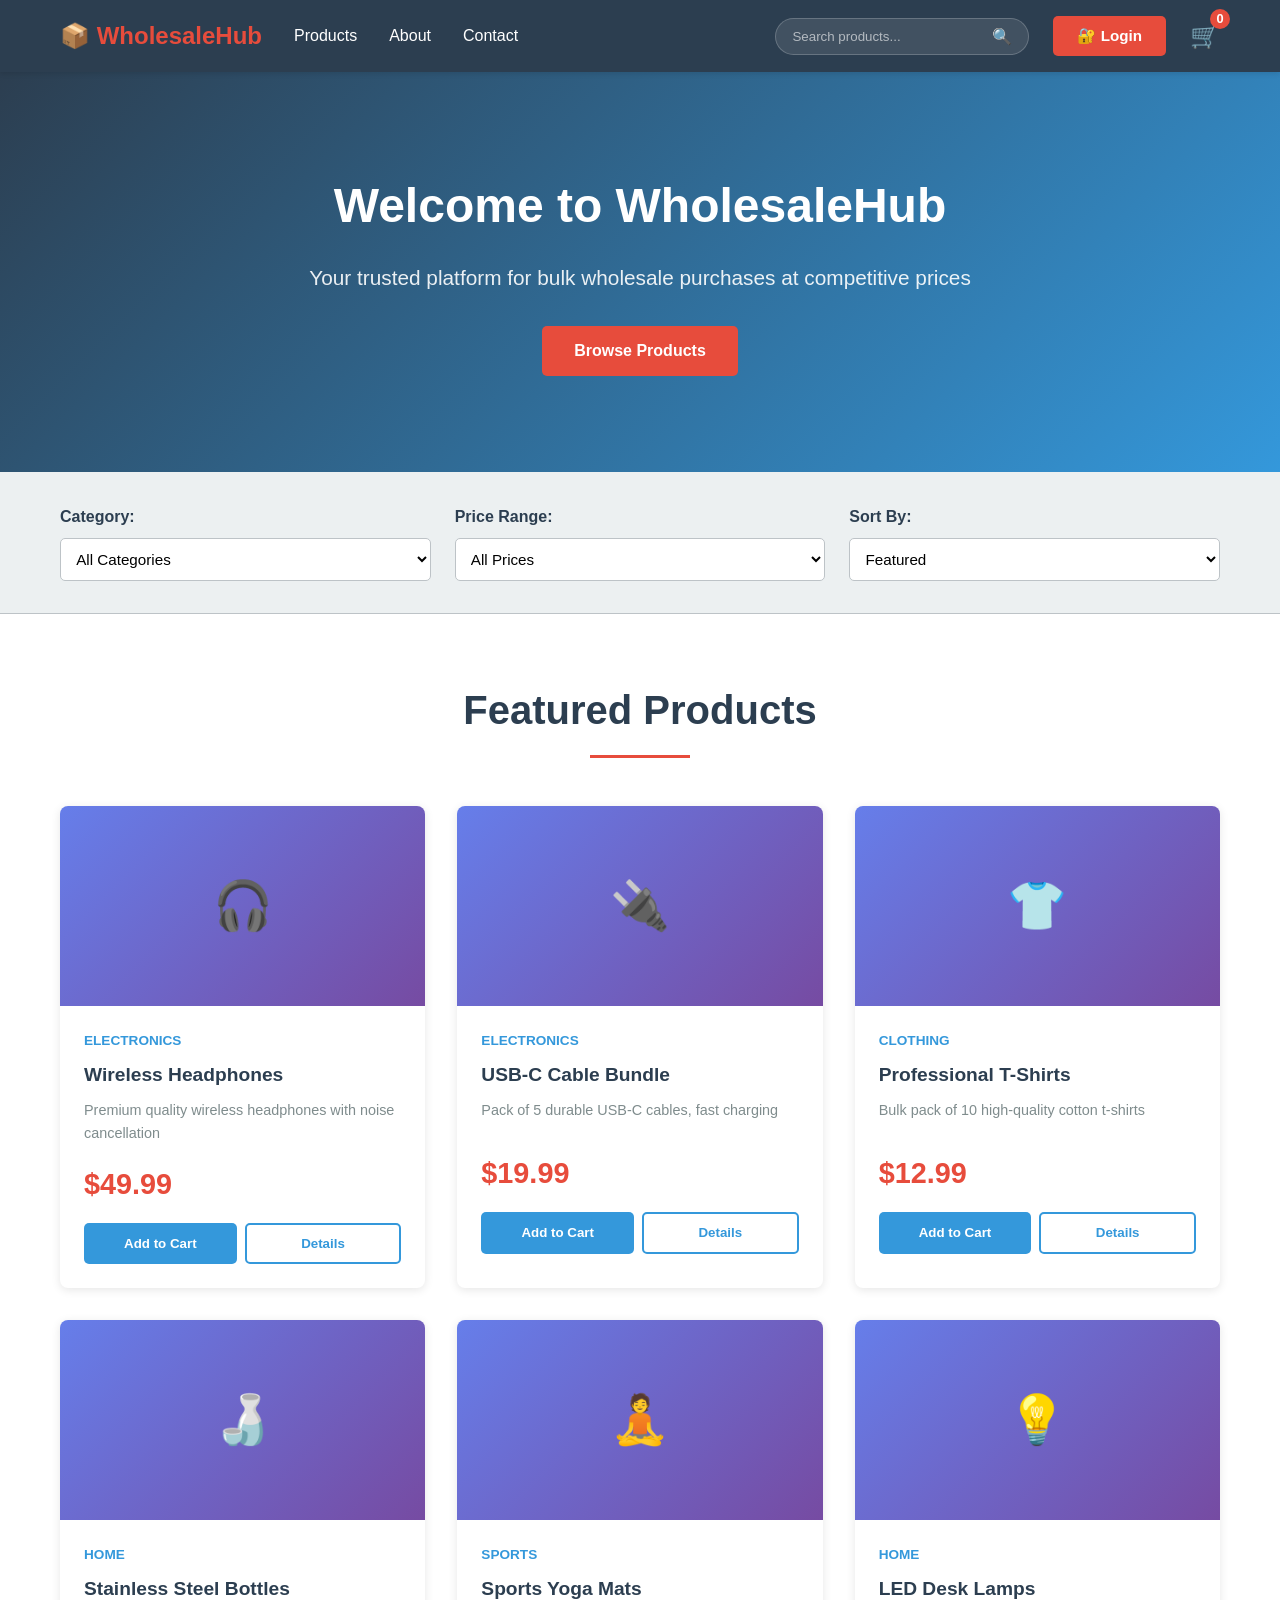
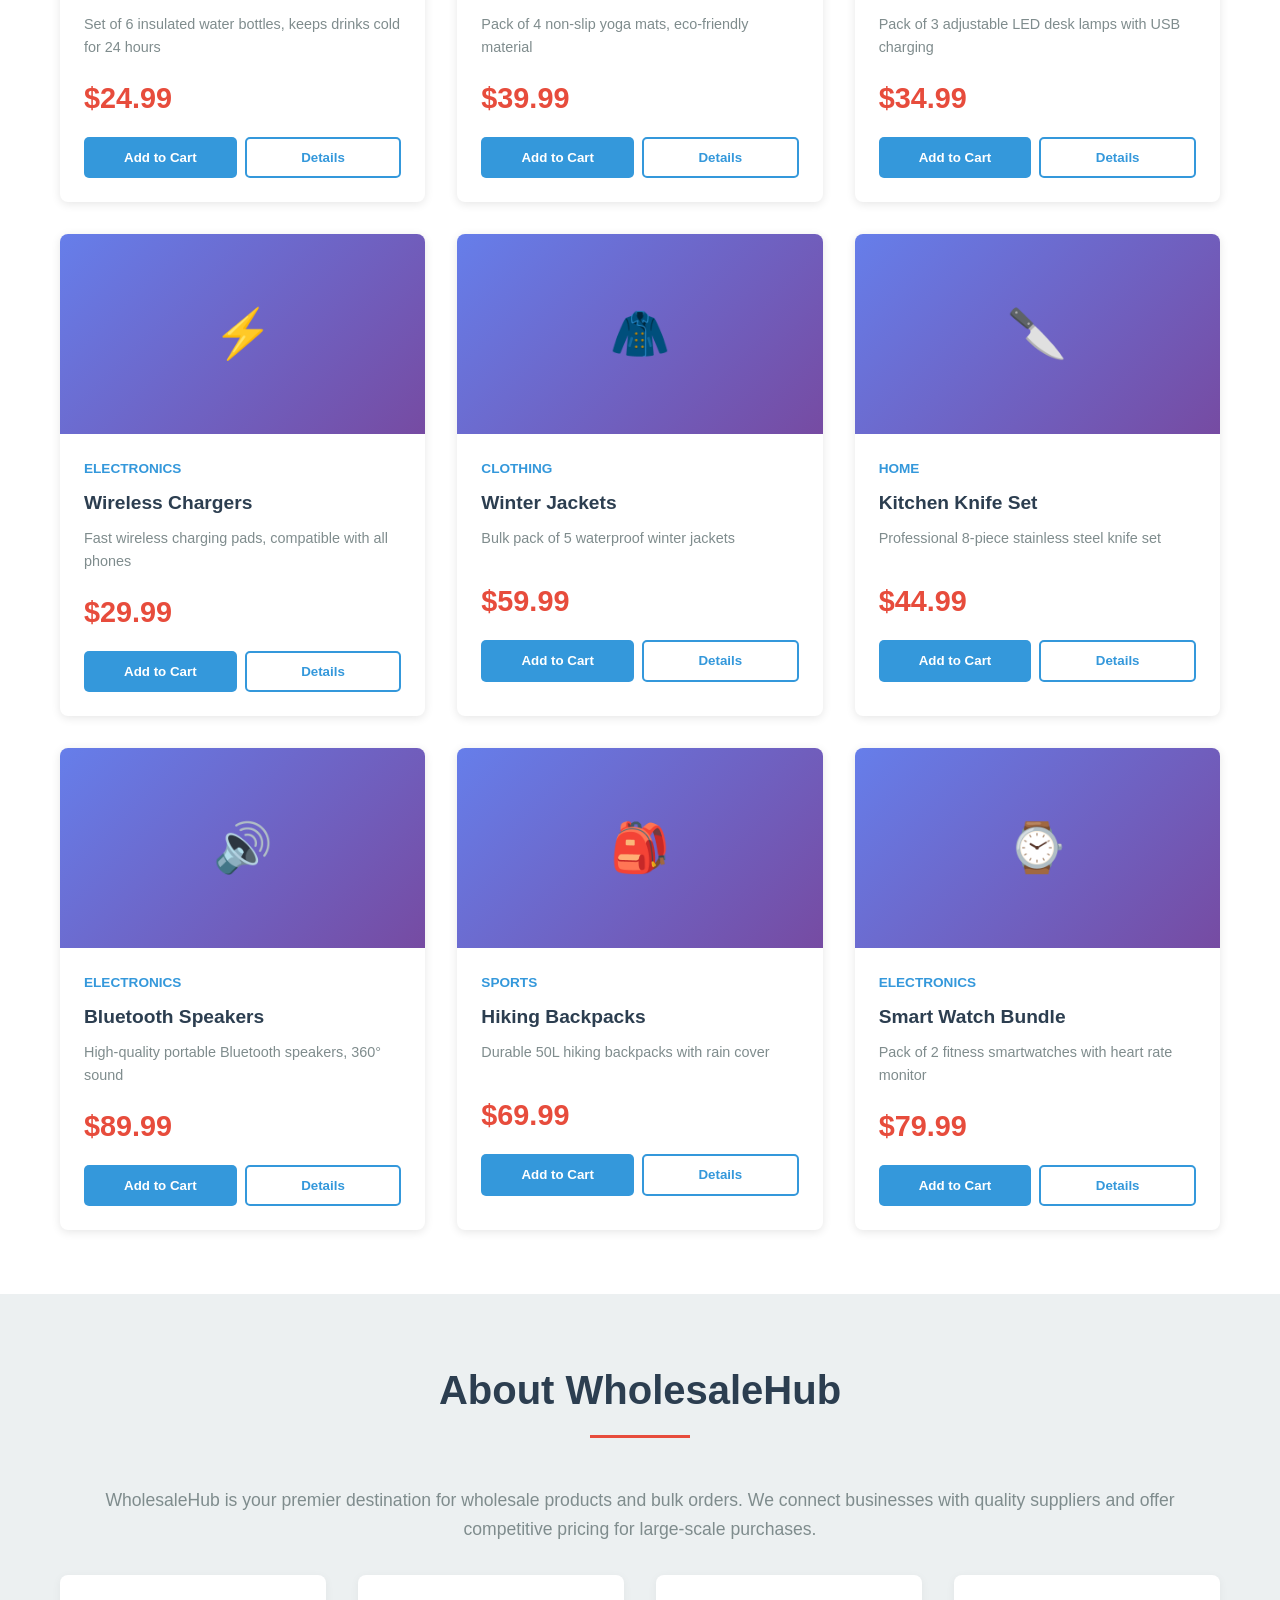
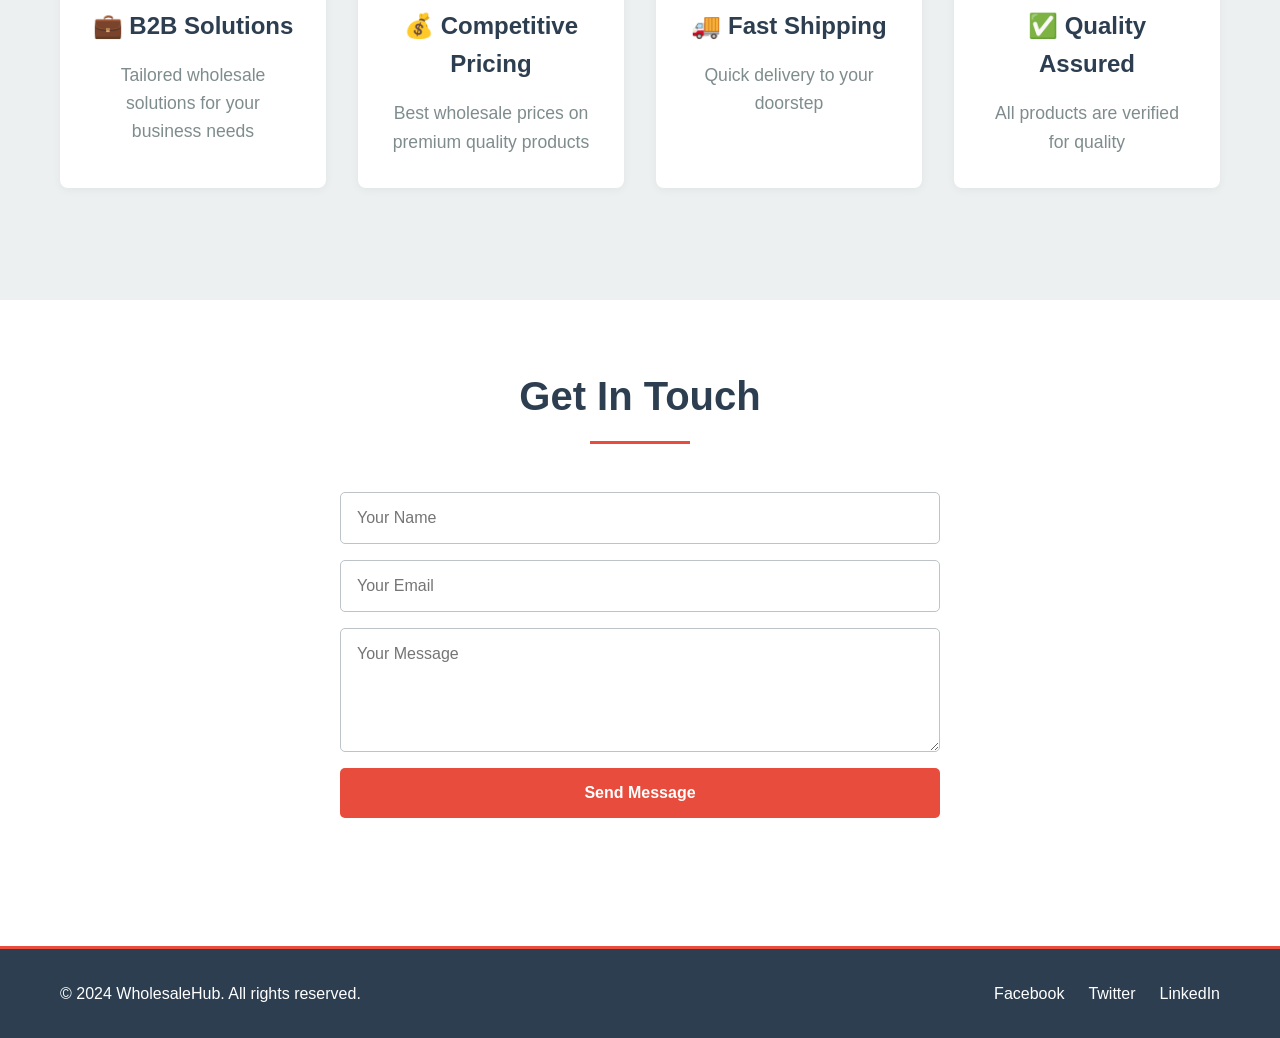
<file: index.html>
<!DOCTYPE html>
<html lang="en">
<head>
    <meta charset="UTF-8">
    <meta name="viewport" content="width=device-width, initial-scale=1.0">
    <title>Wholesale Marketplace - Premium Products for Bulk Orders</title>
    <link rel="stylesheet" href="css/main.css">
</head>
<body>
    <!-- Navigation -->
    <nav class="navbar">
        <div class="container">
            <div class="navbar-brand">
                <h1 class="logo">📦 WholesaleHub</h1>
            </div>
            <ul class="nav-links">
                <li><a href="#products">Products</a></li>
                <li><a href="#about">About</a></li>
                <li><a href="#contact">Contact</a></li>
            </ul>
            <div class="nav-actions">
                <div class="search-container">
                    <input type="text" id="searchInput" class="search-box" placeholder="Search products...">
                    <button class="search-btn">🔍</button>
                </div>
                <button class="login-btn" onclick="openLoginModal()">🔐 Login</button>
                <div class="cart-icon">
                    <span>🛒</span>
                    <span class="cart-count" id="cartCount">0</span>
                </div>
            </div>
        </div>
    </nav>

    <!-- Hero Section -->
    <section class="hero">
        <div class="hero-content">
            <h2>Welcome to WholesaleHub</h2>
            <p>Your trusted platform for bulk wholesale purchases at competitive prices</p>
            <button class="cta-btn" onclick="document.getElementById('products').scrollIntoView({behavior: 'smooth'})">Browse Products</button>
        </div>
    </section>

    <!-- Filter Section -->
    <section class="filter-section">
        <div class="container">
            <div class="filters">
                <div class="filter-group">
                    <label for="categoryFilter">Category:</label>
                    <select id="categoryFilter">
                        <option value="">All Categories</option>
                        <option value="electronics">Electronics</option>
                        <option value="clothing">Clothing</option>
                        <option value="home">Home & Kitchen</option>
                        <option value="sports">Sports & Outdoors</option>
                    </select>
                </div>
                <div class="filter-group">
                    <label for="priceFilter">Price Range:</label>
                    <select id="priceFilter">
                        <option value="">All Prices</option>
                        <option value="0-100">$0 - $100</option>
                        <option value="100-500">$100 - $500</option>
                        <option value="500-1000">$500 - $1000</option>
                        <option value="1000+">$1000+</option>
                    </select>
                </div>
                <div class="filter-group">
                    <label for="sortFilter">Sort By:</label>
                    <select id="sortFilter">
                        <option value="featured">Featured</option>
                        <option value="price-low">Price: Low to High</option>
                        <option value="price-high">Price: High to Low</option>
                        <option value="newest">Newest</option>
                    </select>
                </div>
            </div>
        </div>
    </section>

    <!-- Products Section -->
    <section id="products" class="products-section">
        <div class="container">
            <h2 class="section-title">Featured Products</h2>
            <div class="products-grid" id="productsGrid">
                <!-- Products will be loaded here by JavaScript -->
            </div>
        </div>
    </section>

    <!-- About Section -->
    <section id="about" class="about-section">
        <div class="container">
            <h2 class="section-title">About WholesaleHub</h2>
            <div class="about-content">
                <p>WholesaleHub is your premier destination for wholesale products and bulk orders. We connect businesses with quality suppliers and offer competitive pricing for large-scale purchases.</p>
                <div class="about-features">
                    <div class="feature">
                        <h3>💼 B2B Solutions</h3>
                        <p>Tailored wholesale solutions for your business needs</p>
                    </div>
                    <div class="feature">
                        <h3>💰 Competitive Pricing</h3>
                        <p>Best wholesale prices on premium quality products</p>
                    </div>
                    <div class="feature">
                        <h3>🚚 Fast Shipping</h3>
                        <p>Quick delivery to your doorstep</p>
                    </div>
                    <div class="feature">
                        <h3>✅ Quality Assured</h3>
                        <p>All products are verified for quality</p>
                    </div>
                </div>
            </div>
        </div>
    </section>

    <!-- Contact Section -->
    <section id="contact" class="contact-section">
        <div class="container">
            <h2 class="section-title">Get In Touch</h2>
            <form class="contact-form" id="contactForm">
                <input type="text" placeholder="Your Name" required>
                <input type="email" placeholder="Your Email" required>
                <textarea placeholder="Your Message" rows="5" required></textarea>
                <button type="submit" class="cta-btn">Send Message</button>
            </form>
        </div>
    </section>

    <!-- Cart Modal -->
    <div id="cartModal" class="modal">
        <div class="modal-content">
            <span class="close">&times;</span>
            <h2>Shopping Cart</h2>
            <div id="cartItems" class="cart-items">
                <!-- Cart items will be displayed here -->
            </div>
            <div class="cart-summary">
                <p><strong>Total:</strong> $<span id="cartTotal">0.00</span></p>
            </div>
            <button class="cta-btn" onclick="checkout()">Proceed to Checkout</button>
        </div>
    </div>

    <!-- Product Details Modal -->
    <div id="productDetailModal" class="modal">
        <div class="modal-content">
            <span class="close" onclick="closeProductDetailsModal()">&times;</span>
            <div id="productDetailContent">
                <!-- Product details will be injected here -->
            </div>
        </div>
    </div>

    <!-- Profile Modal -->
    <div id="profileModal" class="modal">
        <div class="modal-content">
            <span class="close" onclick="closeProfileModal()">&times;</span>
            <h2>My Profile</h2>
            <div id="profileContent" class="profile-content">
                <!-- Profile content will be loaded here -->
            </div>
        </div>
    </div>

    <!-- Footer -->
    <footer class="footer">
        <div class="container">
            <p>&copy; 2024 WholesaleHub. All rights reserved.</p>
            <div class="social-links">
                <a href="#">Facebook</a>
                <a href="#">Twitter</a>
                <a href="#">LinkedIn</a>
            </div>
        </div>
    </footer>

    <!-- Scripts -->
    <script src="JS/auth.js"></script>
    <script src="JS/products.js"></script>
    <script src="JS/cart.js"></script>
    <script src="JS/main.js"></script>
</body>
</html>
</file>
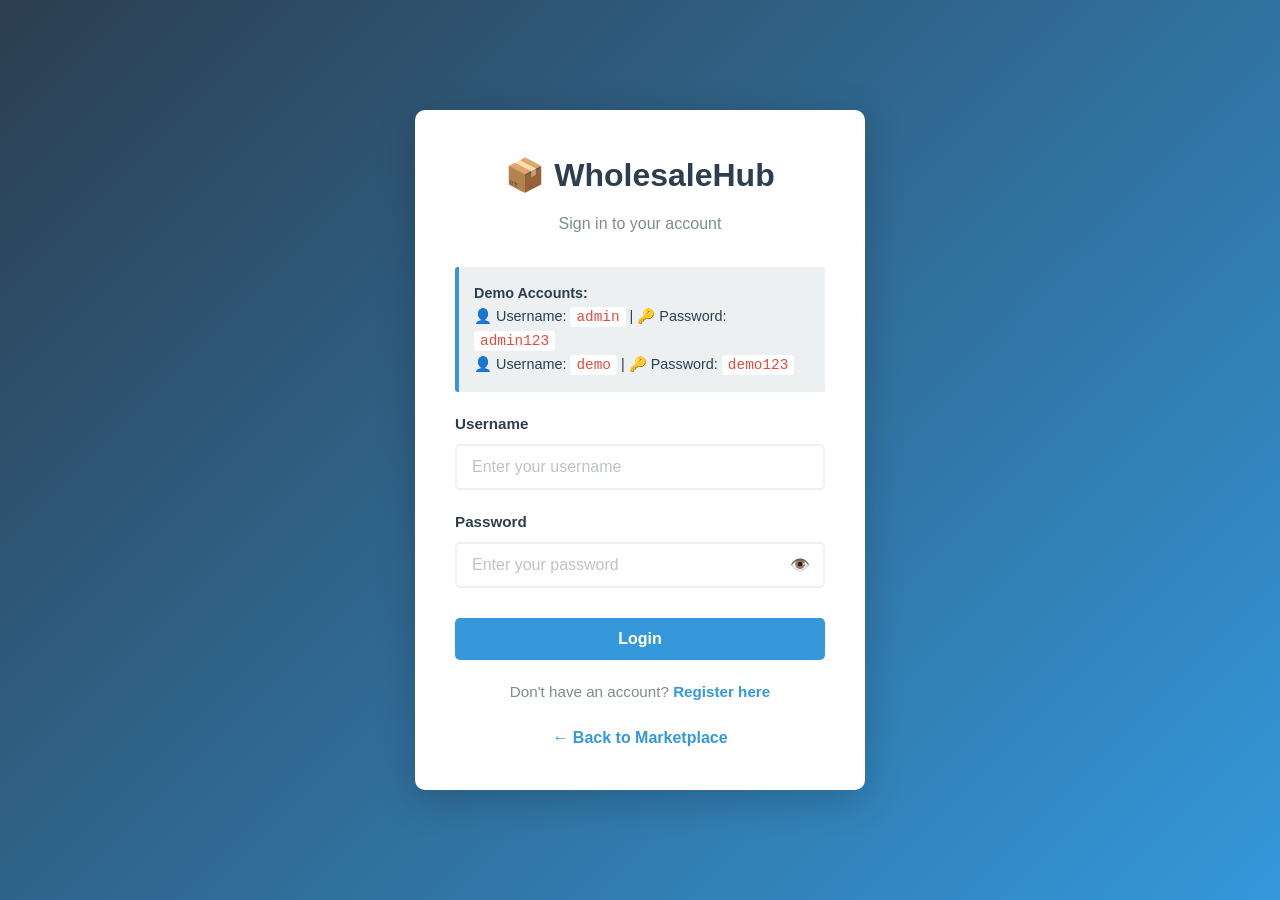
<file: login.html>
<!DOCTYPE html>
<html lang="en">
<head>
    <meta charset="UTF-8">
    <meta name="viewport" content="width=device-width, initial-scale=1.0">
    <title>Login - WholesaleHub</title>
    <link rel="stylesheet" href="css/main.css">
    <style>
        .login-container {
            min-height: 100vh;
            display: flex;
            align-items: center;
            justify-content: center;
            background: linear-gradient(135deg, #2c3e50 0%, #3498db 100%);
            padding: 20px;
        }

        .login-box {
            background: white;
            border-radius: 10px;
            box-shadow: 0 10px 40px rgba(0, 0, 0, 0.2);
            width: 100%;
            max-width: 450px;
            padding: 40px;
        }

        .login-header {
            text-align: center;
            margin-bottom: 30px;
        }

        .login-header h1 {
            font-size: 2rem;
            color: #2c3e50;
            margin: 0 0 10px 0;
        }

        .login-header p {
            color: #7f8c8d;
            margin: 0;
        }

        .form-group {
            margin-bottom: 20px;
        }

        .form-group label {
            display: block;
            margin-bottom: 8px;
            color: #2c3e50;
            font-weight: 600;
            font-size: 0.95rem;
        }

        .form-group input {
            width: 100%;
            padding: 12px 15px;
            border: 2px solid #ecf0f1;
            border-radius: 5px;
            font-size: 1rem;
            font-family: inherit;
            transition: border-color 0.3s ease;
            box-sizing: border-box;
        }

        .form-group input:focus {
            outline: none;
            border-color: #3498db;
            box-shadow: 0 0 0 3px rgba(52, 152, 219, 0.1);
        }

        .form-group input::placeholder {
            color: #bdc3c7;
        }

        .form-error {
            color: #e74c3c;
            font-size: 0.85rem;
            margin-top: 5px;
            display: none;
        }

        .form-error.show {
            display: block;
        }

        .submit-btn {
            width: 100%;
            padding: 12px;
            background-color: #3498db;
            color: white;
            border: none;
            border-radius: 5px;
            font-size: 1rem;
            font-weight: 600;
            cursor: pointer;
            transition: background-color 0.3s ease, transform 0.2s ease;
            margin-top: 10px;
        }

        .submit-btn:hover {
            background-color: #2980b9;
            transform: translateY(-2px);
        }

        .submit-btn:active {
            transform: translateY(0);
        }

        .submit-btn.loading {
            opacity: 0.7;
            cursor: not-allowed;
        }

        .form-toggle {
            text-align: center;
            margin-top: 20px;
            color: #7f8c8d;
            font-size: 0.95rem;
        }

        .form-toggle a {
            color: #3498db;
            text-decoration: none;
            font-weight: 600;
            cursor: pointer;
        }

        .form-toggle a:hover {
            text-decoration: underline;
        }

        .demo-info {
            background-color: #ecf0f1;
            border-left: 4px solid #3498db;
            padding: 15px;
            margin-bottom: 20px;
            border-radius: 3px;
            font-size: 0.9rem;
            color: #2c3e50;
        }

        .demo-info strong {
            color: #2c3e50;
        }

        .demo-info code {
            background-color: white;
            padding: 2px 6px;
            border-radius: 3px;
            font-family: 'Courier New', monospace;
            color: #e74c3c;
        }

        .form-container {
            display: none;
        }

        .form-container.active {
            display: block;
        }

        .success-message {
            background-color: #d5f4e6;
            border-left: 4px solid #27ae60;
            color: #27ae60;
            padding: 15px;
            border-radius: 3px;
            margin-bottom: 20px;
            display: none;
        }

        .success-message.show {
            display: block;
        }

        .back-link {
            text-align: center;
            margin-top: 20px;
        }

        .back-link a {
            color: #3498db;
            text-decoration: none;
            font-weight: 600;
        }

        .back-link a:hover {
            text-decoration: underline;
        }

        .password-toggle {
            position: relative;
        }

        .password-toggle .toggle-icon {
            position: absolute;
            right: 15px;
            top: 50%;
            transform: translateY(-50%);
            cursor: pointer;
            color: #7f8c8d;
            user-select: none;
        }

        .password-toggle input {
            padding-right: 40px;
        }

        @media (max-width: 600px) {
            .login-box {
                padding: 25px;
                max-width: 100%;
            }

            .login-header h1 {
                font-size: 1.5rem;
            }

            .demo-info {
                font-size: 0.85rem;
            }
        }
    </style>
</head>
<body>
    <div class="login-container">
        <div class="login-box">
            <div class="login-header">
                <h1>📦 WholesaleHub</h1>
                <p id="headerSubtitle">Sign in to your account</p>
            </div>

            <!-- Demo Info -->
            <div class="demo-info">
                <strong>Demo Accounts:</strong><br>
                👤 Username: <code>admin</code> | 🔑 Password: <code>admin123</code><br>
                👤 Username: <code>demo</code> | 🔑 Password: <code>demo123</code>
            </div>

            <!-- Success Message -->
            <div class="success-message" id="successMessage"></div>

            <!-- Login Form -->
            <form id="loginForm" class="form-container active" onsubmit="handleLogin(event)">
                <div class="form-group">
                    <label for="loginUsername">Username</label>
                    <input 
                        type="text" 
                        id="loginUsername" 
                        name="username" 
                        placeholder="Enter your username"
                        autocomplete="username"
                    >
                    <div class="form-error" id="loginUsernameError"></div>
                </div>

                <div class="form-group">
                    <label for="loginPassword">Password</label>
                    <div class="password-toggle">
                        <input 
                            type="password" 
                            id="loginPassword" 
                            name="password" 
                            placeholder="Enter your password"
                            autocomplete="current-password"
                        >
                        <span class="toggle-icon" onclick="togglePasswordVisibility('loginPassword')">👁️</span>
                    </div>
                    <div class="form-error" id="loginPasswordError"></div>
                </div>

                <button type="submit" class="submit-btn" id="loginSubmitBtn">Login</button>

                <div class="form-toggle">
                    Don't have an account? 
                    <a onclick="toggleForms()">Register here</a>
                </div>
            </form>

            <!-- Registration Form -->
            <form id="registerForm" class="form-container" onsubmit="handleRegister(event)">
                <div class="form-group">
                    <label for="registerName">Full Name</label>
                    <input 
                        type="text" 
                        id="registerName" 
                        name="name" 
                        placeholder="Enter your full name"
                    >
                    <div class="form-error" id="registerNameError"></div>
                </div>

                <div class="form-group">
                    <label for="registerUsername">Username</label>
                    <input 
                        type="text" 
                        id="registerUsername" 
                        name="username" 
                        placeholder="Choose a username (3+ characters)"
                        autocomplete="username"
                    >
                    <div class="form-error" id="registerUsernameError"></div>
                </div>

                <div class="form-group">
                    <label for="registerEmail">Email</label>
                    <input 
                        type="email" 
                        id="registerEmail" 
                        name="email" 
                        placeholder="Enter your email address"
                        autocomplete="email"
                    >
                    <div class="form-error" id="registerEmailError"></div>
                </div>

                <div class="form-group">
                    <label for="registerPassword">Password</label>
                    <div class="password-toggle">
                        <input 
                            type="password" 
                            id="registerPassword" 
                            name="password" 
                            placeholder="Create a password (6+ characters)"
                            autocomplete="new-password"
                        >
                        <span class="toggle-icon" onclick="togglePasswordVisibility('registerPassword')">👁️</span>
                    </div>
                    <div class="form-error" id="registerPasswordError"></div>
                </div>

                <div class="form-group">
                    <label for="registerConfirmPassword">Confirm Password</label>
                    <div class="password-toggle">
                        <input 
                            type="password" 
                            id="registerConfirmPassword" 
                            name="confirmPassword" 
                            placeholder="Confirm your password"
                            autocomplete="new-password"
                        >
                        <span class="toggle-icon" onclick="togglePasswordVisibility('registerConfirmPassword')">👁️</span>
                    </div>
                    <div class="form-error" id="registerConfirmPasswordError"></div>
                </div>

                <button type="submit" class="submit-btn" id="registerSubmitBtn">Create Account</button>

                <div class="form-toggle">
                    Already have an account? 
                    <a onclick="toggleForms()">Login here</a>
                </div>
            </form>

            <div class="back-link">
                <a href="index.html">← Back to Marketplace</a>
            </div>
        </div>
    </div>

    <!-- Scripts -->
    <script src="JS/auth.js"></script>
    <script src="JS/main.js"></script>
    <script>
        // Toggle between login and register forms
        function toggleForms() {
            const loginForm = document.getElementById('loginForm');
            const registerForm = document.getElementById('registerForm');
            const headerSubtitle = document.getElementById('headerSubtitle');

            loginForm.classList.toggle('active');
            registerForm.classList.toggle('active');

            // Update header
            if (loginForm.classList.contains('active')) {
                headerSubtitle.textContent = 'Sign in to your account';
            } else {
                headerSubtitle.textContent = 'Create a new account';
            }

            // Clear errors and messages
            clearAllErrors();
            clearSuccessMessage();
        }

        // Handle login form submission
        function handleLogin(event) {
            event.preventDefault();
            clearAllErrors();
            clearSuccessMessage();

            const username = document.getElementById('loginUsername').value.trim();
            const password = document.getElementById('loginPassword').value;
            const submitBtn = document.getElementById('loginSubmitBtn');

            let isValid = true;

            // Validation
            if (!username) {
                showError('loginUsernameError', 'Username is required');
                isValid = false;
            }

            if (!password) {
                showError('loginPasswordError', 'Password is required');
                isValid = false;
            }

            if (!isValid) return;

            // Show loading state
            submitBtn.classList.add('loading');
            submitBtn.disabled = true;
            submitBtn.textContent = 'Logging in...';

            // Simulate network delay
            setTimeout(() => {
                const result = loginUser(username, password);

                if (result.success) {
                    showSuccessMessage('Login successful! Redirecting...');
                    setTimeout(() => {
                        window.location.href = 'index.html';
                    }, 1500);
                } else {
                    showError('loginPasswordError', result.error);
                    submitBtn.classList.remove('loading');
                    submitBtn.disabled = false;
                    submitBtn.textContent = 'Login';
                }
            }, 500);
        }

        // Handle registration form submission
        function handleRegister(event) {
            event.preventDefault();
            clearAllErrors();
            clearSuccessMessage();

            const name = document.getElementById('registerName').value.trim();
            const username = document.getElementById('registerUsername').value.trim();
            const email = document.getElementById('registerEmail').value.trim();
            const password = document.getElementById('registerPassword').value;
            const confirmPassword = document.getElementById('registerConfirmPassword').value;
            const submitBtn = document.getElementById('registerSubmitBtn');

            let isValid = true;

            // Validation
            if (!name) {
                showError('registerNameError', 'Full name is required');
                isValid = false;
            }

            if (!username) {
                showError('registerUsernameError', 'Username is required');
                isValid = false;
            } else if (username.length < 3) {
                showError('registerUsernameError', 'Username must be at least 3 characters');
                isValid = false;
            }

            if (!email) {
                showError('registerEmailError', 'Email is required');
                isValid = false;
            }

            if (!password) {
                showError('registerPasswordError', 'Password is required');
                isValid = false;
            } else if (password.length < 6) {
                showError('registerPasswordError', 'Password must be at least 6 characters');
                isValid = false;
            }

            if (!confirmPassword) {
                showError('registerConfirmPasswordError', 'Please confirm your password');
                isValid = false;
            } else if (password !== confirmPassword) {
                showError('registerConfirmPasswordError', 'Passwords do not match');
                isValid = false;
            }

            if (!isValid) return;

            // Show loading state
            submitBtn.classList.add('loading');
            submitBtn.disabled = true;
            submitBtn.textContent = 'Creating account...';

            // Simulate network delay
            setTimeout(() => {
                const result = registerUser(username, email, password, name);

                if (result.success) {
                    showSuccessMessage(result.message);
                    document.getElementById('registerForm').reset();
                    
                    // Switch to login after 2 seconds
                    setTimeout(() => {
                        clearSuccessMessage();
                        toggleForms();
                        document.getElementById('loginUsername').value = username;
                        document.getElementById('loginPassword').focus();
                    }, 2000);
                } else {
                    showError('registerConfirmPasswordError', result.error);
                    submitBtn.classList.remove('loading');
                    submitBtn.disabled = false;
                    submitBtn.textContent = 'Create Account';
                }
            }, 500);
        }

        // Show error message
        function showError(errorId, message) {
            const errorElement = document.getElementById(errorId);
            if (errorElement) {
                errorElement.textContent = message;
                errorElement.classList.add('show');
            }
        }

        // Clear all error messages
        function clearAllErrors() {
            document.querySelectorAll('.form-error').forEach(error => {
                error.textContent = '';
                error.classList.remove('show');
            });
        }

        // Show success message
        function showSuccessMessage(message) {
            const successElement = document.getElementById('successMessage');
            successElement.textContent = '✅ ' + message;
            successElement.classList.add('show');
        }

        // Clear success message
        function clearSuccessMessage() {
            const successElement = document.getElementById('successMessage');
            successElement.textContent = '';
            successElement.classList.remove('show');
        }

        // Toggle password visibility
        function togglePasswordVisibility(inputId) {
            const input = document.getElementById(inputId);
            const icon = event.target;
            
            if (input.type === 'password') {
                input.type = 'text';
                icon.textContent = '🙈';
            } else {
                input.type = 'password';
                icon.textContent = '👁️';
            }
        }

        // Auto-redirect if already logged in
        document.addEventListener('DOMContentLoaded', () => {
            if (isLoggedIn()) {
                window.location.href = 'index.html';
            }
        });
    </script>
</body>
</html>
</file>
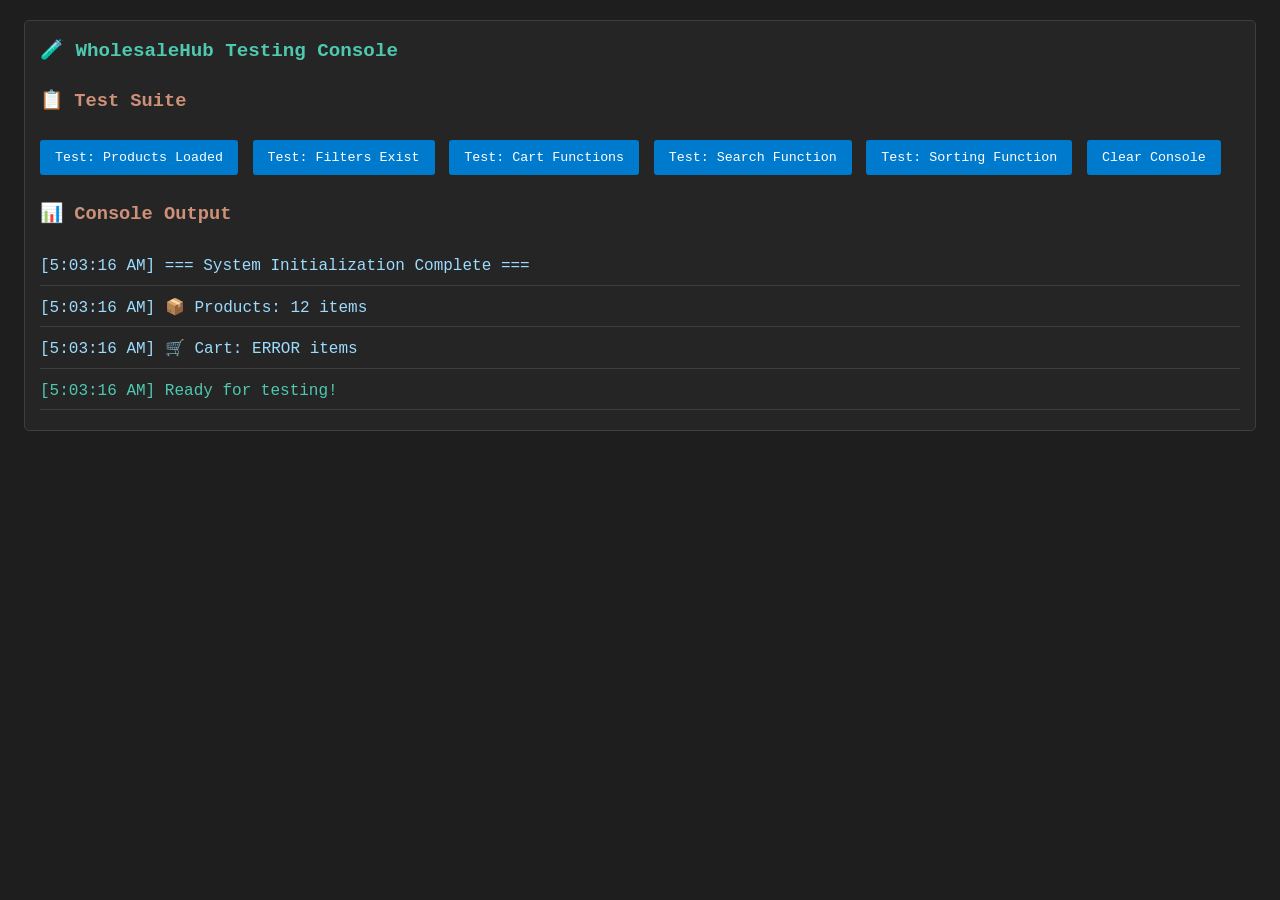
<file: test.html>
<!DOCTYPE html>
<html lang="en">
<head>
    <meta charset="UTF-8">
    <meta name="viewport" content="width=device-width, initial-scale=1.0">
    <title>WholesaleHub - Testing Console</title>
    <style>
        body {
            font-family: 'Courier New', monospace;
            background: #1e1e1e;
            color: #d4d4d4;
            margin: 0;
            padding: 20px;
            line-height: 1.6;
        }
        .console {
            background: #252526;
            border: 1px solid #3e3e42;
            padding: 15px;
            border-radius: 5px;
            max-width: 1200px;
            margin: 0 auto;
        }
        .console-header {
            color: #4ec9b0;
            font-weight: bold;
            margin-bottom: 15px;
            font-size: 1.2rem;
        }
        .test-button {
            background: #007acc;
            color: white;
            border: none;
            padding: 10px 15px;
            margin: 5px 5px 5px 0;
            border-radius: 3px;
            cursor: pointer;
            font-family: inherit;
        }
        .test-button:hover {
            background: #005a9e;
        }
        .test-button.success {
            background: #13c314;
        }
        .test-button.error {
            background: #f48771;
        }
        .log-line {
            margin: 5px 0;
            padding: 5px 0;
            border-bottom: 1px solid #3e3e42;
        }
        .log-success {
            color: #4ec9b0;
        }
        .log-error {
            color: #f48771;
        }
        .log-info {
            color: #9cdcfe;
        }
        h3 {
            color: #ce9178;
            margin-top: 20px;
        }
    </style>
</head>
<body>
    <div class="console">
        <div class="console-header">🧪 WholesaleHub Testing Console</div>
        
        <h3>📋 Test Suite</h3>
        <button class="test-button" onclick="testProductsLoaded()">Test: Products Loaded</button>
        <button class="test-button" onclick="testFiltersExist()">Test: Filters Exist</button>
        <button class="test-button" onclick="testCartFunctions()">Test: Cart Functions</button>
        <button class="test-button" onclick="testSearch()">Test: Search Function</button>
        <button class="test-button" onclick="testSorting()">Test: Sorting Function</button>
        <button class="test-button" onclick="clearConsole()">Clear Console</button>
        
        <h3>📊 Console Output</h3>
        <div id="console-output"></div>
    </div>

    <script src="JS/products.js"></script>
    <script src="JS/cart.js"></script>
    <script src="JS/main.js"></script>

    <script>
        const consoleOutput = document.getElementById('console-output');

        function log(message, type = 'info') {
            const line = document.createElement('div');
            line.className = `log-line log-${type}`;
            
            const timestamp = new Date().toLocaleTimeString();
            line.textContent = `[${timestamp}] ${message}`;
            
            consoleOutput.appendChild(line);
            consoleOutput.scrollTop = consoleOutput.scrollHeight;
            console.log(`[${type.toUpperCase()}] ${message}`);
        }

        function clearConsole() {
            consoleOutput.innerHTML = '';
            log('Console cleared', 'info');
        }

        function testProductsLoaded() {
            log('Testing: Products loaded...', 'info');
            
            if (typeof productsData === 'undefined') {
                log('❌ FAILED: productsData is not defined', 'error');
                return;
            }

            if (!Array.isArray(productsData)) {
                log('❌ FAILED: productsData is not an array', 'error');
                return;
            }

            if (productsData.length === 0) {
                log('❌ FAILED: productsData is empty', 'error');
                return;
            }

            log(`✅ PASSED: ${productsData.length} products loaded`, 'success');
            log(`Sample product: ${productsData[0].name} ($${productsData[0].price})`, 'info');
        }

        function testFiltersExist() {
            log('Testing: Filter elements exist...', 'info');
            
            const filters = [
                'categoryFilter',
                'priceFilter',
                'sortFilter',
                'searchInput'
            ];

            let passed = 0;
            filters.forEach(filterId => {
                const element = document.getElementById(filterId);
                if (element) {
                    log(`✅ Found: ${filterId}`, 'success');
                    passed++;
                } else {
                    log(`❌ Missing: ${filterId}`, 'error');
                }
            });

            log(`Results: ${passed}/${filters.length} filters found`, passed === filters.length ? 'success' : 'error');
        }

        function testCartFunctions() {
            log('Testing: Cart functions...', 'info');
            
            const functions = [
                'addToCart',
                'removeFromCart',
                'updateQuantity',
                'calculateTotal',
                'openCart',
                'closeCart'
            ];

            let passed = 0;
            functions.forEach(funcName => {
                if (typeof window[funcName] === 'function') {
                    log(`✅ Function exists: ${funcName}`, 'success');
                    passed++;
                } else {
                    log(`❌ Function missing: ${funcName}`, 'error');
                }
            });

            log(`Results: ${passed}/${functions.length} cart functions found`, passed === functions.length ? 'success' : 'error');
        }

        function testSearch() {
            log('Testing: Search function...', 'info');
            
            if (typeof searchProducts !== 'function') {
                log('❌ FAILED: searchProducts function not found', 'error');
                return;
            }

            const results = searchProducts('wireless');
            log(`✅ Search for "wireless" returned ${results.length} results`, results.length > 0 ? 'success' : 'error');
            
            if (results.length > 0) {
                log(`Sample result: ${results[0].name}`, 'info');
            }
        }

        function testSorting() {
            log('Testing: Sorting function...', 'info');
            
            if (typeof sortProducts !== 'function') {
                log('❌ FAILED: sortProducts function not found', 'error');
                return;
            }

            const testData = [...productsData].slice(0, 3);
            const sorted = sortProducts(testData, 'price-low');
            
            if (sorted.length === 3 && sorted[0].price <= sorted[2].price) {
                log(`✅ Price sorting works (Low to High)`, 'success');
                log(`Sorted: $${sorted[0].price} → $${sorted[1].price} → $${sorted[2].price}`, 'info');
            } else {
                log('❌ FAILED: Sorting not working correctly', 'error');
            }
        }

        // Initial system check
        window.addEventListener('load', () => {
            log('=== System Initialization Complete ===', 'info');
            log(`📦 Products: ${productsData?.length || 'ERROR'} items`, 'info');
            log(`🛒 Cart: ${cart?.length || 'ERROR'} items`, 'info');
            log('Ready for testing!', 'success');
        });
    </script>
</body>
</html>
</file>
<file: css/main.css>
/* General Styles */
* {
    margin: 0;
    padding: 0;
    box-sizing: border-box;
}

:root {
    --primary-color: #2c3e50;
    --accent-color: #e74c3c;
    --secondary-color: #3498db;
    --light-bg: #ecf0f1;
    --text-dark: #2c3e50;
    --text-light: #7f8c8d;
    --border-color: #bdc3c7;
    --success-color: #27ae60;
}

html {
    scroll-behavior: smooth;
}

body {
    font-family: 'Segoe UI', Tahoma, Geneva, Verdana, sans-serif;
    line-height: 1.6;
    color: var(--text-dark);
    background-color: #ffffff;
}

.container {
    max-width: 1200px;
    margin: 0 auto;
    padding: 0 20px;
}

/* Navigation */
.navbar {
    background-color: var(--primary-color);
    color: white;
    padding: 1rem 0;
    position: sticky;
    top: 0;
    z-index: 1000;
    box-shadow: 0 2px 5px rgba(0, 0, 0, 0.1);
}

.navbar .container {
    display: flex;
    justify-content: space-between;
    align-items: center;
    gap: 2rem;
}

.navbar-brand {
    flex-shrink: 0;
}

.logo {
    font-size: 1.5rem;
    font-weight: bold;
    color: var(--accent-color);
}

.nav-links {
    list-style: none;
    display: flex;
    gap: 2rem;
    flex: 1;
}

.nav-links a {
    color: white;
    text-decoration: none;
    transition: color 0.3s ease;
}

.nav-links a:hover {
    color: var(--accent-color);
}

.nav-actions {
    display: flex;
    align-items: center;
    gap: 1.5rem;
}

.search-container {
    display: flex;
    background-color: rgba(255, 255, 255, 0.1);
    border-radius: 25px;
    overflow: hidden;
    border: 1px solid rgba(255, 255, 255, 0.2);
}

.search-box {
    background: transparent;
    border: none;
    color: white;
    padding: 0.5rem 1rem;
    width: 200px;
    outline: none;
}

.search-box::placeholder {
    color: rgba(255, 255, 255, 0.6);
}

.search-btn {
    background: transparent;
    border: none;
    color: white;
    padding: 0.5rem 1rem;
    cursor: pointer;
    font-size: 1rem;
}

.cart-icon {
    position: relative;
    cursor: pointer;
    font-size: 1.5rem;
    transition: transform 0.3s ease;
}

.cart-icon:hover {
    transform: scale(1.1);
}

.cart-count {
    position: absolute;
    top: -8px;
    right: -10px;
    background-color: var(--accent-color);
    color: white;
    border-radius: 50%;
    width: 20px;
    height: 20px;
    display: flex;
    align-items: center;
    justify-content: center;
    font-size: 0.8rem;
    font-weight: bold;
}

/* Login Button */
.login-btn {
    background-color: var(--accent-color);
    color: white;
    border: none;
    padding: 0.7rem 1.5rem;
    border-radius: 5px;
    cursor: pointer;
    font-weight: 600;
    font-size: 0.95rem;
    transition: background-color 0.3s ease, transform 0.2s ease;
}

.login-btn:hover {
    background-color: #c0392b;
    transform: translateY(-2px);
}

.login-btn:active {
    transform: translateY(0);
}

/* User Profile Dropdown */
.user-profile {
    position: relative;
    display: flex;
    align-items: center;
}

.user-info {
    display: flex;
    align-items: center;
    gap: 1rem;
    position: relative;
}

.user-name {
    cursor: pointer;
    padding: 0.5rem 1rem;
    border-radius: 5px;
    transition: background-color 0.3s ease;
    font-weight: 600;
}

.user-name:hover {
    background-color: rgba(255, 255, 255, 0.1);
}

.profile-dropdown {
    display: none;
    position: absolute;
    top: 100%;
    right: 0;
    background-color: white;
    border: 1px solid var(--border-color);
    border-radius: 5px;
    box-shadow: 0 4px 12px rgba(0, 0, 0, 0.15);
    min-width: 200px;
    margin-top: 5px;
    z-index: 1001;
}

.profile-dropdown.show {
    display: block;
}

.profile-dropdown a {
    display: block;
    padding: 12px 16px;
    color: var(--text-dark);
    text-decoration: none;
    border-bottom: 1px solid var(--light-bg);
    transition: background-color 0.2s ease;
}

.profile-dropdown a:last-child {
    border-bottom: none;
}

.profile-dropdown a:hover {
    background-color: var(--light-bg);
    color: var(--accent-color);
}

/* Hero Section */
.hero {
    background: linear-gradient(135deg, var(--primary-color) 0%, var(--secondary-color) 100%);
    color: white;
    padding: 6rem 2rem;
    text-align: center;
    display: flex;
    align-items: center;
    justify-content: center;
    min-height: 400px;
}

.hero-content h2 {
    font-size: 3rem;
    margin-bottom: 1rem;
}

.hero-content p {
    font-size: 1.3rem;
    margin-bottom: 2rem;
    opacity: 0.9;
}

.cta-btn {
    background-color: var(--accent-color);
    color: white;
    border: none;
    padding: 1rem 2rem;
    font-size: 1rem;
    border-radius: 5px;
    cursor: pointer;
    transition: background-color 0.3s ease, transform 0.2s ease;
    font-weight: bold;
}

.cta-btn:hover {
    background-color: #c0392b;
    transform: translateY(-2px);
}

.cta-btn:active {
    transform: translateY(0);
}

/* Filter Section */
.filter-section {
    background-color: var(--light-bg);
    padding: 2rem 0;
    border-bottom: 1px solid var(--border-color);
}

.filters {
    display: grid;
    grid-template-columns: repeat(auto-fit, minmax(200px, 1fr));
    gap: 1.5rem;
}

.filter-group {
    display: flex;
    flex-direction: column;
}

.filter-group label {
    font-weight: 600;
    margin-bottom: 0.5rem;
    color: var(--text-dark);
}

.filter-group select {
    padding: 0.7rem;
    border: 1px solid var(--border-color);
    border-radius: 5px;
    background-color: white;
    cursor: pointer;
    font-size: 0.95rem;
    transition: border-color 0.3s ease;
}

.filter-group select:hover {
    border-color: var(--secondary-color);
}

/* Section Title */
.section-title {
    font-size: 2.5rem;
    text-align: center;
    margin-bottom: 3rem;
    color: var(--text-dark);
    position: relative;
    padding-bottom: 1rem;
}

.section-title::after {
    content: '';
    position: absolute;
    bottom: 0;
    left: 50%;
    transform: translateX(-50%);
    width: 100px;
    height: 3px;
    background-color: var(--accent-color);
}

/* Products Section */
.products-section {
    padding: 4rem 0;
}

.products-grid {
    display: grid;
    grid-template-columns: repeat(auto-fill, minmax(280px, 1fr));
    gap: 2rem;
}

.product-card {
    background-color: white;
    border-radius: 8px;
    overflow: hidden;
    box-shadow: 0 2px 10px rgba(0, 0, 0, 0.1);
    transition: transform 0.3s ease, box-shadow 0.3s ease;
    cursor: pointer;
}

.product-card:hover {
    transform: translateY(-5px);
    box-shadow: 0 5px 20px rgba(0, 0, 0, 0.15);
}

.product-image {
    width: 100%;
    height: 200px;
    background: linear-gradient(135deg, #667eea 0%, #764ba2 100%);
    display: flex;
    align-items: center;
    justify-content: center;
    font-size: 3rem;
    color: white;
}

.product-info {
    padding: 1.5rem;
}

.product-category {
    font-size: 0.85rem;
    color: var(--secondary-color);
    text-transform: uppercase;
    font-weight: 600;
    margin-bottom: 0.5rem;
}

.product-name {
    font-size: 1.2rem;
    font-weight: 600;
    margin-bottom: 0.5rem;
    color: var(--text-dark);
}

.product-description {
    font-size: 0.9rem;
    color: var(--text-light);
    margin-bottom: 1rem;
    min-height: 2.2rem;
}

.product-price {
    font-size: 1.8rem;
    font-weight: bold;
    color: var(--accent-color);
    margin-bottom: 1rem;
}

.product-footer {
    display: flex;
    gap: 0.5rem;
}

.product-btn {
    flex: 1;
    padding: 0.7rem;
    border: none;
    border-radius: 5px;
    cursor: pointer;
    font-weight: 600;
    transition: all 0.3s ease;
}

.add-to-cart-btn {
    background-color: var(--secondary-color);
    color: white;
}

.add-to-cart-btn:hover {
    background-color: #2980b9;
}

.view-details-btn {
    background-color: transparent;
    color: var(--secondary-color);
    border: 2px solid var(--secondary-color);
}

.view-details-btn:hover {
    background-color: var(--secondary-color);
    color: white;
}

/* About Section */
.about-section {
    background-color: var(--light-bg);
    padding: 4rem 0;
}

.about-content {
    margin-bottom: 2rem;
    text-align: center;
    color: var(--text-light);
    font-size: 1.1rem;
    margin-bottom: 3rem;
}

.about-features {
    display: grid;
    grid-template-columns: repeat(auto-fit, minmax(250px, 1fr));
    gap: 2rem;
    margin-top: 2rem;
}

.feature {
    background-color: white;
    padding: 2rem;
    border-radius: 8px;
    text-align: center;
    box-shadow: 0 2px 10px rgba(0, 0, 0, 0.05);
    transition: transform 0.3s ease;
}

.feature:hover {
    transform: translateY(-5px);
}

.feature h3 {
    font-size: 1.5rem;
    margin-bottom: 1rem;
    color: var(--primary-color);
}

.feature p {
    color: var(--text-light);
}

/* Contact Section */
.contact-section {
    padding: 4rem 0;
}

.contact-form {
    max-width: 600px;
    margin: 0 auto;
    display: flex;
    flex-direction: column;
    gap: 1rem;
}

.contact-form input,
.contact-form textarea {
    padding: 1rem;
    border: 1px solid var(--border-color);
    border-radius: 5px;
    font-family: inherit;
    font-size: 1rem;
    transition: border-color 0.3s ease;
}

.contact-form input:focus,
.contact-form textarea:focus {
    outline: none;
    border-color: var(--secondary-color);
    box-shadow: 0 0 0 3px rgba(52, 152, 219, 0.1);
}

/* Modal */
.modal {
    display: none;
    position: fixed;
    z-index: 2000;
    left: 0;
    top: 0;
    width: 100%;
    height: 100%;
    background-color: rgba(0, 0, 0, 0.5);
    animation: fadeIn 0.3s ease;
}

@keyframes fadeIn {
    from {
        opacity: 0;
    }
    to {
        opacity: 1;
    }
}

.modal-content {
    background-color: white;
    margin: 5% auto;
    padding: 2rem;
    border-radius: 8px;
    width: 90%;
    max-width: 600px;
    box-shadow: 0 4px 20px rgba(0, 0, 0, 0.3);
    animation: slideDown 0.3s ease;
}

@keyframes slideDown {
    from {
        transform: translateY(-50px);
        opacity: 0;
    }
    to {
        transform: translateY(0);
        opacity: 1;
    }
}

.close {
    color: var(--text-light);
    float: right;
    font-size: 2rem;
    font-weight: bold;
    cursor: pointer;
    transition: color 0.3s ease;
}

.close:hover,
.close:focus {
    color: var(--text-dark);
}

.modal-content h2 {
    margin-bottom: 1.5rem;
    color: var(--primary-color);
}

.cart-items {
    margin-bottom: 2rem;
    max-height: 400px;
    overflow-y: auto;
}

.cart-item {
    display: flex;
    justify-content: space-between;
    align-items: center;
    padding: 1rem;
    border-bottom: 1px solid var(--light-bg);
    gap: 1rem;
}

.cart-item-info {
    flex: 1;
}

.cart-item-name {
    font-weight: 600;
    color: var(--text-dark);
}

.cart-item-price {
    color: var(--text-light);
    font-size: 0.9rem;
}

.cart-item-qty {
    display: flex;
    align-items: center;
    gap: 0.5rem;
}

.qty-btn {
    background-color: var(--light-bg);
    border: none;
    width: 25px;
    height: 25px;
    border-radius: 3px;
    cursor: pointer;
    font-weight: bold;
    transition: background-color 0.3s ease;
}

.qty-btn:hover {
    background-color: var(--border-color);
}

.remove-btn {
    background-color: var(--accent-color);
    color: white;
    border: none;
    padding: 0.3rem 0.8rem;
    border-radius: 3px;
    cursor: pointer;
    font-size: 0.85rem;
    transition: background-color 0.3s ease;
}

.remove-btn:hover {
    background-color: #c0392b;
}

.empty-cart {
    text-align: center;
    padding: 2rem;
    color: var(--text-light);
}

.cart-summary {
    background-color: var(--light-bg);
    padding: 1rem;
    border-radius: 5px;
    margin-bottom: 1.5rem;
    font-size: 1.2rem;
}

/* Profile Modal */
.profile-content {
    display: flex;
    flex-direction: column;
    gap: 1.5rem;
}

.profile-section {
    background-color: var(--light-bg);
    padding: 1.5rem;
    border-radius: 5px;
    border-left: 4px solid var(--secondary-color);
}

.profile-section h3 {
    color: var(--primary-color);
    margin-top: 0;
    margin-bottom: 1rem;
}

.profile-info-row {
    display: flex;
    justify-content: space-between;
    align-items: center;
    padding: 0.7rem 0;
    border-bottom: 1px solid var(--border-color);
}

.profile-info-row:last-child {
    border-bottom: none;
}

.profile-info-label {
    font-weight: 600;
    color: var(--text-dark);
}

.profile-info-value {
    color: var(--text-light);
}

.profile-actions {
    display: flex;
    gap: 1rem;
    flex-wrap: wrap;
}

.profile-btn {
    flex: 1;
    min-width: 150px;
    padding: 0.8rem 1.2rem;
    border: none;
    border-radius: 5px;
    cursor: pointer;
    font-weight: 600;
    transition: all 0.3s ease;
}

.profile-btn-primary {
    background-color: var(--secondary-color);
    color: white;
}

.profile-btn-primary:hover {
    background-color: #2980b9;
}

.profile-btn-secondary {
    background-color: transparent;
    color: var(--secondary-color);
    border: 2px solid var(--secondary-color);
}

.profile-btn-secondary:hover {
    background-color: var(--secondary-color);
    color: white;
}

/* Footer */
.footer {
    background-color: var(--primary-color);
    color: white;
    padding: 2rem 0;
    margin-top: 4rem;
    border-top: 3px solid var(--accent-color);
}

.footer .container {
    display: flex;
    justify-content: space-between;
    align-items: center;
    flex-wrap: wrap;
    gap: 2rem;
}

.social-links {
    display: flex;
    gap: 1.5rem;
}

.social-links a {
    color: white;
    text-decoration: none;
    transition: color 0.3s ease;
}

.social-links a:hover {
    color: var(--accent-color);
}

/* Responsive Design */
@media (max-width: 768px) {
    .navbar .container {
        flex-direction: column;
        gap: 1rem;
    }

    .nav-links {
        flex-direction: column;
        gap: 0.5rem;
        width: 100%;
    }

    .nav-actions {
        flex-direction: column;
        width: 100%;
    }

    .search-container {
        width: 100%;
    }

    .search-box {
        width: 100%;
    }

    .hero-content h2 {
        font-size: 2rem;
    }

    .hero-content p {
        font-size: 1rem;
    }

    .products-grid {
        grid-template-columns: repeat(auto-fill, minmax(200px, 1fr));
        gap: 1rem;
    }

    .section-title {
        font-size: 2rem;
    }

    .filters {
        grid-template-columns: 1fr;
    }

    .footer .container {
        flex-direction: column;
        text-align: center;
    }

    .modal-content {
        width: 95%;
        margin: 20% auto;
    }
}

@media (max-width: 480px) {
    .logo {
        font-size: 1.2rem;
    }

    .hero-content h2 {
        font-size: 1.5rem;
    }

    .products-grid {
        grid-template-columns: 1fr;
    }

    .section-title {
        font-size: 1.5rem;
    }

    .about-features {
        grid-template-columns: 1fr;
    }
}
</file>
